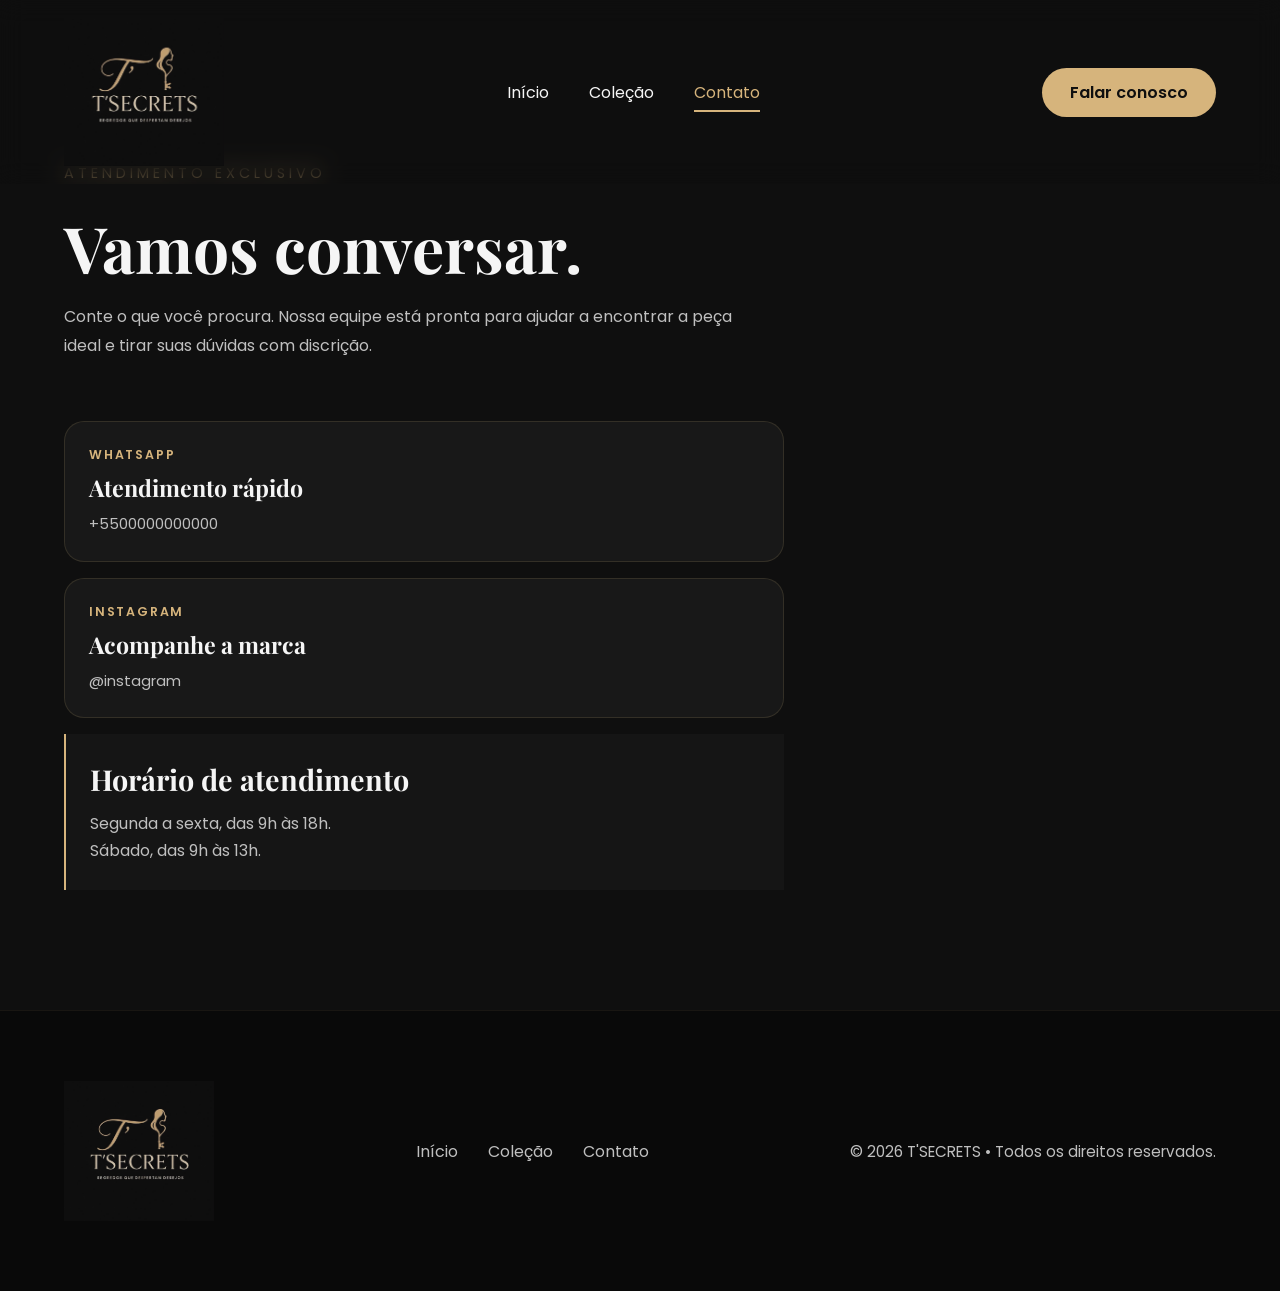
<file: contato.html>
<!DOCTYPE html>
<html lang="pt-BR">

<head>
    <meta charset="UTF-8">
    <meta name="viewport" content="width=device-width, initial-scale=1.0">
    <meta name="description" content="Entre em contato com a T'SECRETS para conhecer modelos, tirar dúvidas e receber atendimento personalizado.">
    <title>Contato | T'SECRETS</title>
    <link rel="icon" type="image/png" href="images/favicon.png">
    <link rel="apple-touch-icon" href="images/favicon.png">
    <link rel="stylesheet" href="css/style.css">
</head>

<body>
    <header class="header">
        <div class="container">
            <a href="index.html" class="logo" aria-label="T'SECRETS — Página inicial">
                <img src="images/logo.png" alt="T'SECRETS">
            </a>

            <nav class="menu" id="menu" aria-label="Navegação principal">
                <ul>
                    <li><a href="index.html">Início</a></li>
                    <li><a href="colecao.html">Coleção</a></li>
                    <li><a href="contato.html" class="active" aria-current="page">Contato</a></li>
                </ul>
                <a href="#atendimento" class="btn-header mobile-btn">Falar conosco</a>
            </nav>

            <div class="header-actions">
                <a href="#atendimento" class="btn-header desktop-btn">Falar conosco</a>
                <button type="button" class="menu-toggle" id="menuToggle" aria-label="Abrir menu" aria-controls="menu" aria-expanded="false">
                    <span></span>
                    <span></span>
                    <span></span>
                </button>
            </div>
        </div>
    </header>

    <div class="menu-overlay" id="menuOverlay" aria-hidden="true"></div>

    <main class="contact-page section">
        <div class="container">
            <section class="contact-intro" aria-labelledby="contact-title">
                <span class="subtitulo">Atendimento exclusivo</span>
                <h1 id="contact-title">Vamos conversar.</h1>
                <p>Conte o que você procura. Nossa equipe está pronta para ajudar a encontrar a peça ideal e tirar suas dúvidas com discrição.</p>
            </section>

            <section class="contact-layout" id="atendimento" aria-label="Canais de atendimento">
                <div class="contact-channels">
                    <a class="contact-channel" href="https://wa.me/5500000000000" target="_blank" rel="noopener noreferrer" aria-label="Abrir conversa no WhatsApp">
                        <span class="contact-channel__label">WhatsApp</span>
                        <strong class="contact-channel__title">Atendimento rápido</strong>
                        <span class="contact-channel__text">+5500000000000</span>
                    </a>

                    <a class="contact-channel" href="https://www.instagram.com/" target="_blank" rel="noopener noreferrer" aria-label="Abrir perfil no Instagram">
                        <span class="contact-channel__label">Instagram</span>
                        <strong class="contact-channel__title">Acompanhe a marca</strong>
                        <span class="contact-channel__text">@instagram</span>
                    </a>

                    <aside class="contact-hours" aria-labelledby="hours-title">
                        <h2 id="hours-title">Horário de atendimento</h2>
                        <p>Segunda a sexta, das 9h às 18h.<br>Sábado, das 9h às 13h.</p>
                    </aside>
                </div>
            </section>
        </div>
    </main>

    <footer>
        <div class="container">
            <img src="images/logo.png" class="footer-logo" alt="T'SECRETS">
            <nav class="footer-menu" aria-label="Navegação do rodapé">
                <a href="index.html">Início</a>
                <a href="colecao.html">Coleção</a>
                <a href="contato.html">Contato</a>
            </nav>
            <p>© 2026 T'SECRETS • Todos os direitos reservados.</p>
        </div>
    </footer>

    <script src="js/scripts.js"></script>
</body>

</html>
</file>
<file: css/style.css>
@charset "UTF-8";


@import url("variaveis.css");
@import url("reset.css");
@import url("header.css");
@import url("hero.css");
@import url("cards.css");
@import url("product.css");
@import url("contact.css");
@import url("sections.css");
@import url("footer.css");
@import url("responsive.css");
</file>
